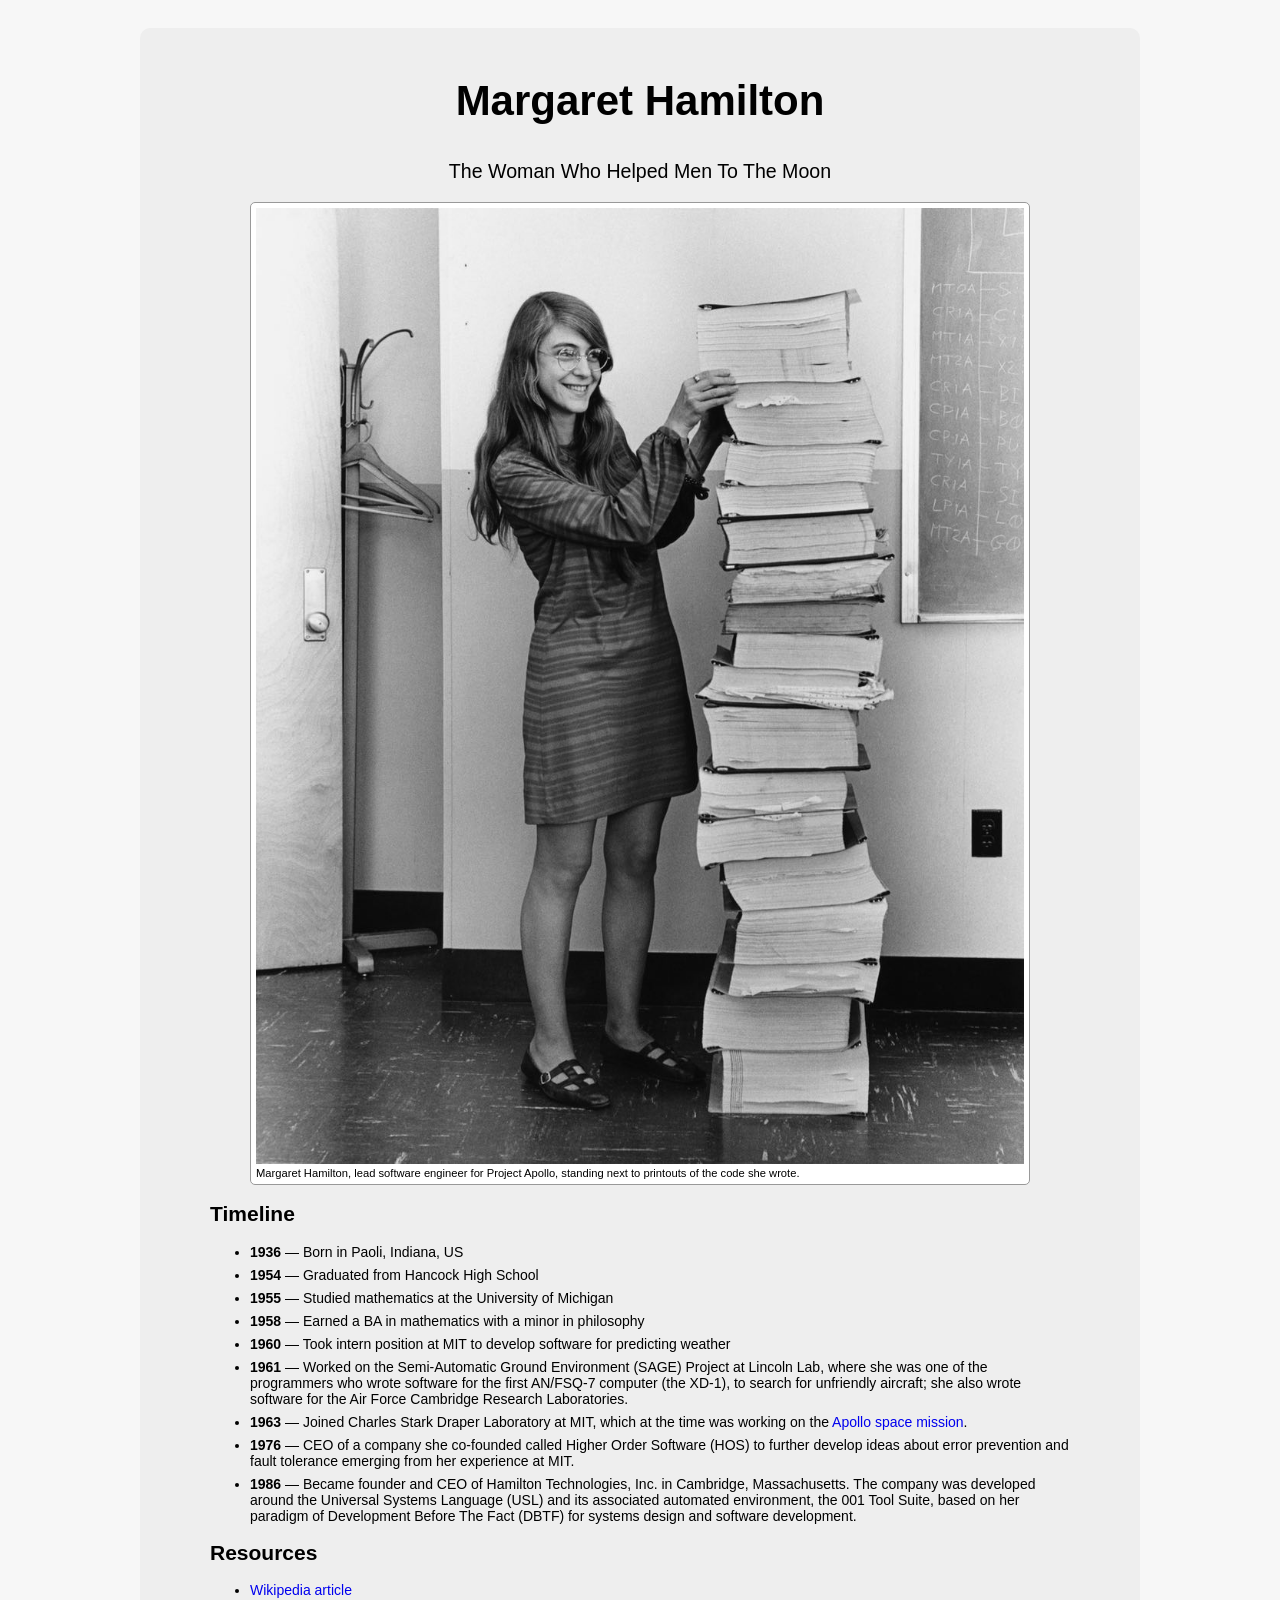
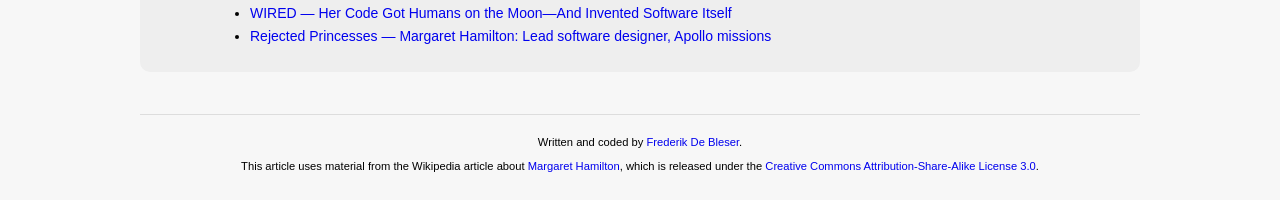
<file: tribute-page/index.html>
<!DOCTYPE html>
<html lang="en">
<head>
  <meta charset="UTF-8">
  <meta name="viewport" content="width=device-width, initial-scale=1.0">
  <title>Margaret Hamilton</title>
  <link rel="stylesheet" href="css/style.css">
</head>
<body>
    <div class="container">
        <article>
            <h1>Margaret Hamilton</h1>

            <p class="lead">The Woman Who Helped Men To The Moon</p>

            <figure>
                <img src="img/hamilton.jpg" alt="Margaret Hamilton, lead software engineer, Project Apollo">
                <figcaption>
                    Margaret Hamilton, lead software engineer for Project Apollo, standing next to printouts of the code she wrote.
                </figcaption>
            </figure>



            <h2>Timeline</h2>
            <ul class="timeline">
                <li><strong>1936</strong> — Born in Paoli, Indiana, US</li>
                <li><strong>1954</strong> — Graduated from Hancock High School</li>
                <li><strong>1955</strong> — Studied mathematics at the University of Michigan</li>
                <li><strong>1958</strong> — Earned a BA in mathematics with a minor in philosophy</li>
                <li><strong>1960</strong> — Took intern position at MIT to develop software for predicting weather</li>
                <li><strong>1961</strong> — Worked on the Semi-Automatic Ground Environment (SAGE) Project at Lincoln Lab, where she was one of the programmers who wrote software for the first AN/FSQ-7 computer (the XD-1), to search for unfriendly aircraft; she also wrote software for the Air Force Cambridge Research Laboratories.</li>
                <li><strong>1963</strong> — Joined Charles Stark Draper Laboratory at MIT, which at the time was working on the <a href="https://en.wikipedia.org/wiki/Apollo_11">Apollo space mission</a>.</li>
                <li><strong>1976</strong> — CEO of a company she co-founded called Higher Order Software (HOS) to further develop ideas about error prevention and fault tolerance emerging from her experience at MIT.</li>
                <li><strong>1986</strong> — Became founder and CEO of Hamilton Technologies, Inc. in Cambridge, Massachusetts. The company was developed around the Universal Systems Language (USL) and its associated automated environment, the 001 Tool Suite, based on her paradigm of Development Before The Fact (DBTF) for systems design and software development.</li>
            </ul>

            <h2>Resources</h2>
            <ul class="resources">
                <li><a href="https://en.wikipedia.org/wiki/Margaret_Hamilton_(scientist)">Wikipedia article</a></li>
                <li><a href="https://www.wired.com/2015/10/margaret-hamilton-nasa-apollo/">WIRED — Her Code Got Humans on the Moon—And Invented Software Itself</a></li>
                <li><a href="https://www.rejectedprincesses.com/blog/modern-worthies/margaret-hamilton">Rejected Princesses — Margaret Hamilton: Lead software designer, Apollo missions</a></li>
            </ul>
        </article>
        <footer>
            <hr>
            <p>Written and coded by <a href="https://www.enigmeta.com/">Frederik De Bleser</a>.</p>
            <p>This article uses material from the Wikipedia article about <a href="https://en.wikipedia.org/wiki/Margaret_Hamilton_(scientist)">Margaret Hamilton</a>, which is released under the <a href="https://creativecommons.org/licenses/by-sa/3.0/">Creative Commons Attribution-Share-Alike License 3.0</a>.</p>
        </footer>
    </div>
</body>
</html>
</file>
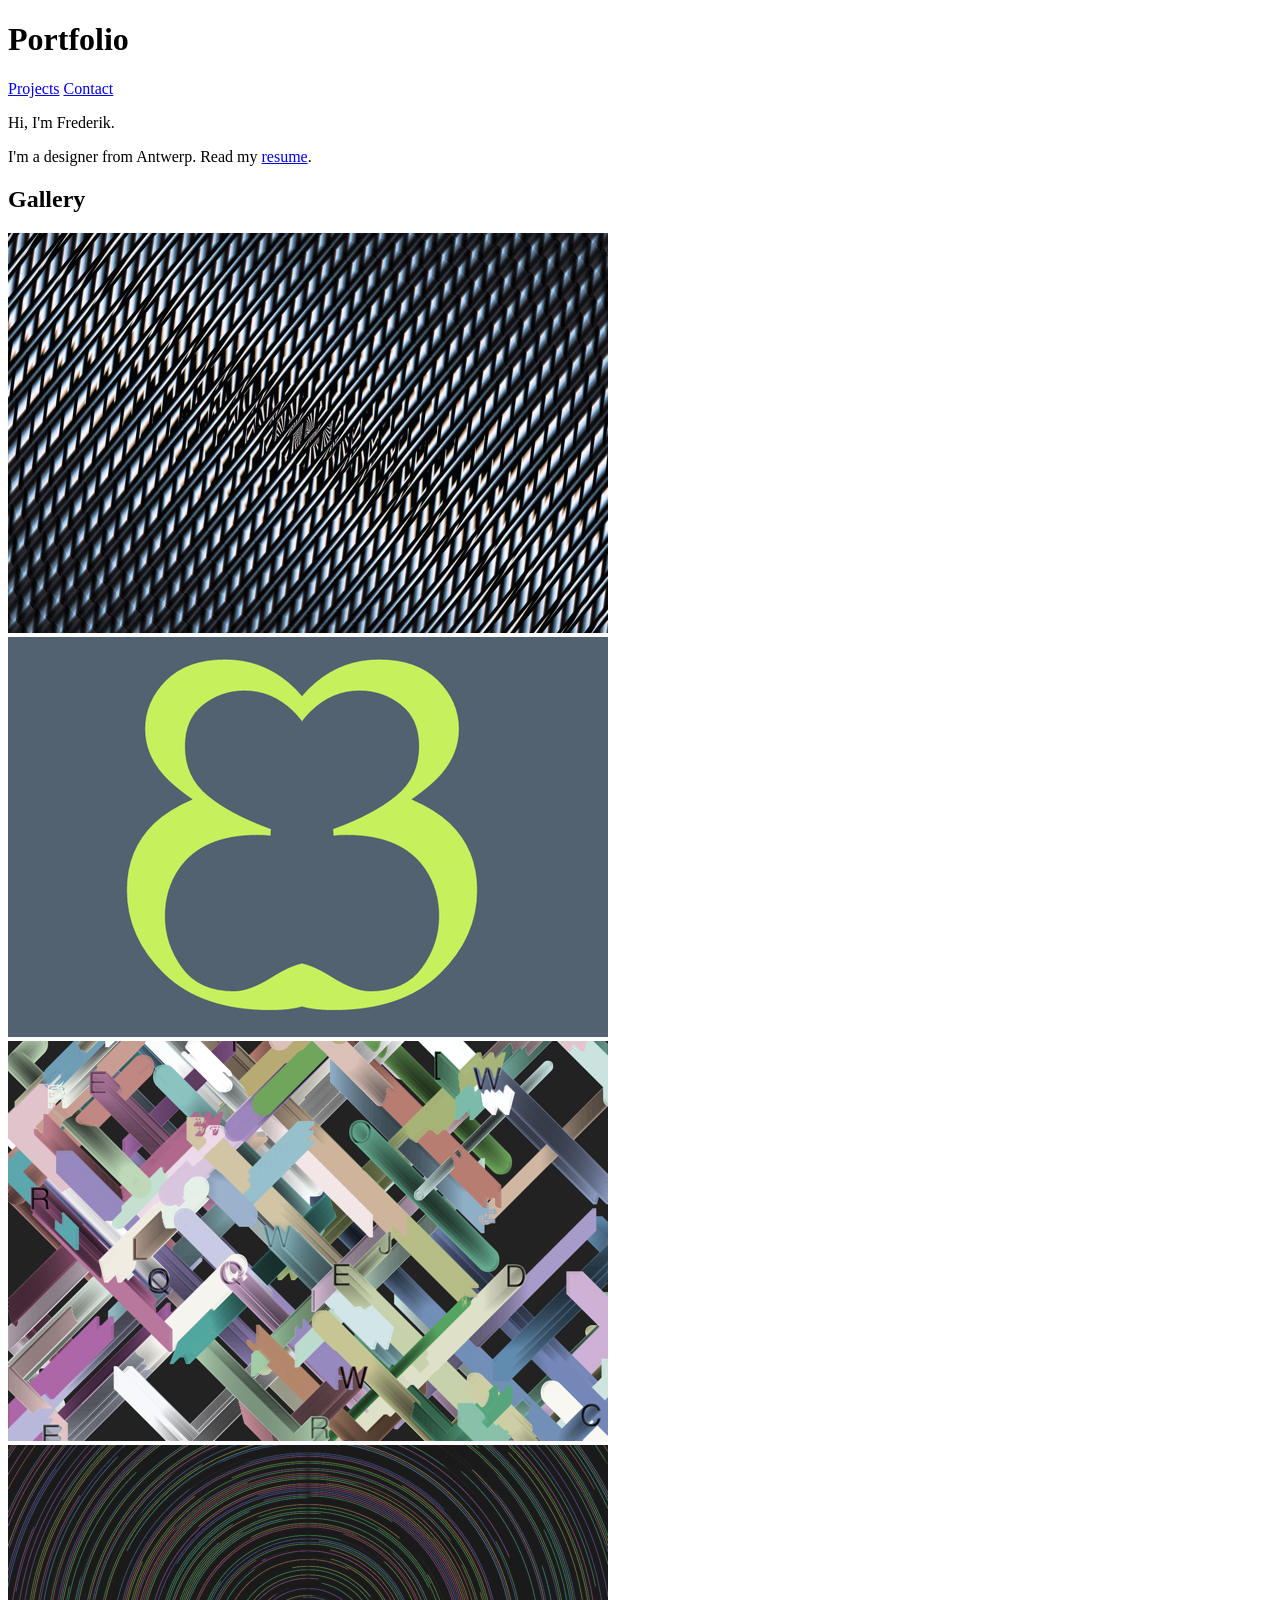
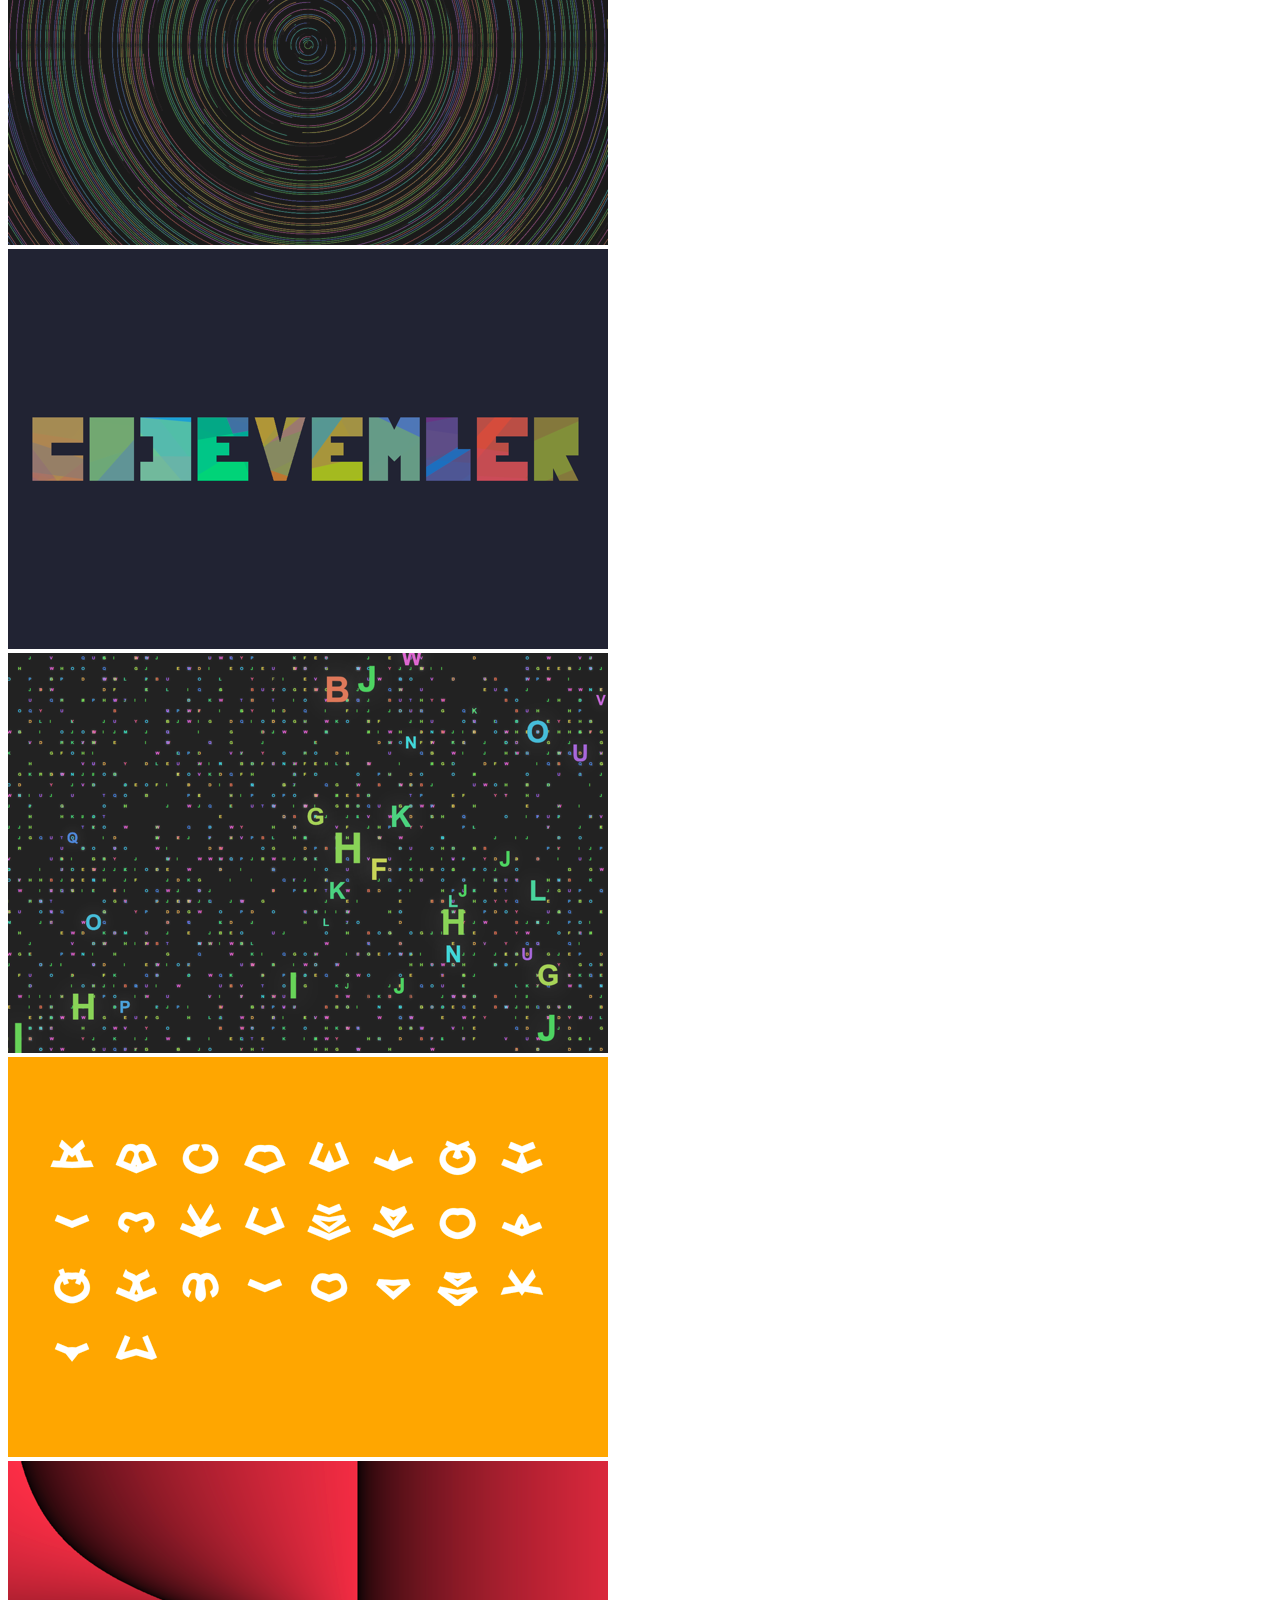
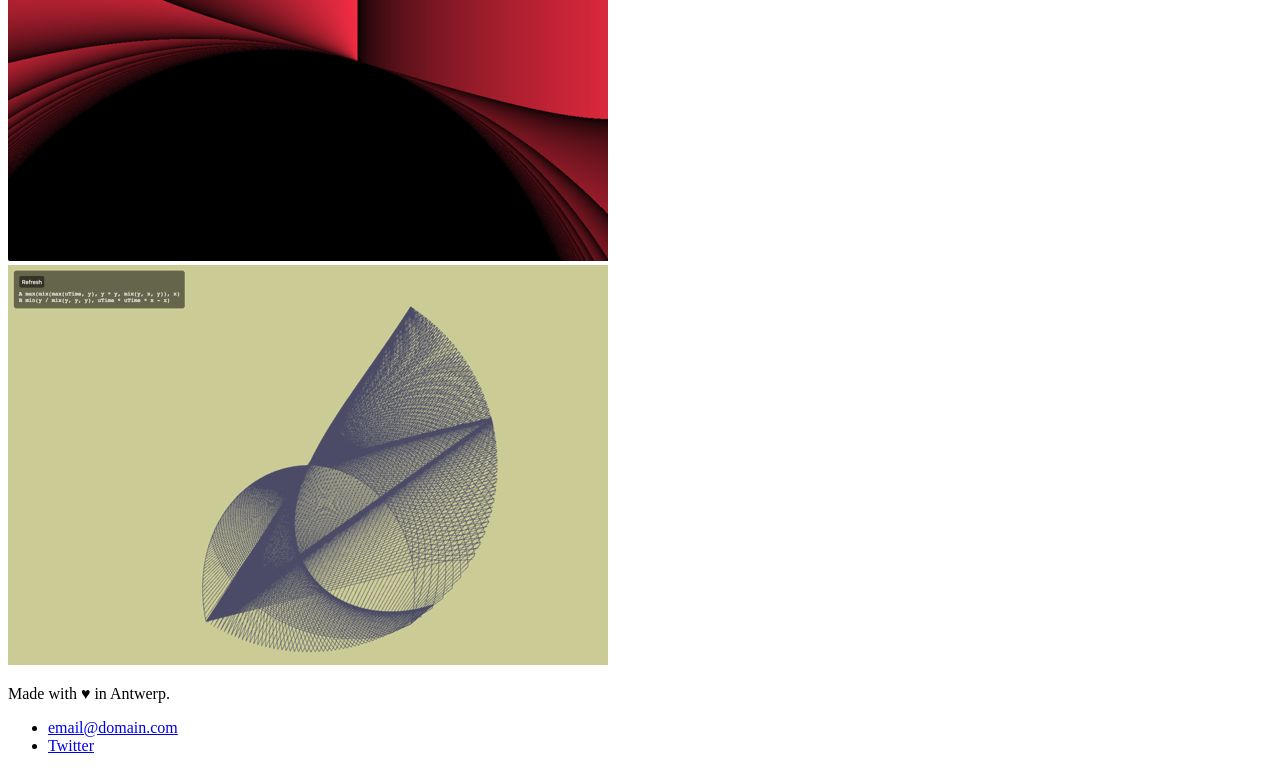
<file: portfolio/02-html-end/index.html>
<!DOCTYPE html>
<html lang="en">

<head>
    <meta charset="UTF-8">
    <meta name="viewport" content="width=device-width, initial-scale=1.0">
    <title>Portfolio</title>
</head>

<body>
    <header>
        <h1>Portfolio</h1>
        <nav>
            <a href="/projects">Projects</a>
            <a href="/contact">Contact</a>
        </nav>
    </header>

    <section class="intro">
        <p class="big">Hi, I'm Frederik.</p>
        <p>I'm a designer from Antwerp. Read my
            <a href="#">resume</a>.</p>
    </section>


    <section class="gallery">
        <h2>Gallery</h2>
        <div class="gallery-wrap">
            <div class="item">
                <a href="#">
                    <img src="img/thumb-01.png" alt="">
                </a>
            </div>
            <div class="item">
                <a href="#">
                    <img src="img/thumb-02.png" alt="">
                </a>
            </div>
            <div class="item">
                <a href="#">
                    <img src="img/thumb-03.png" alt="">
                </a>
            </div>
            <div class="item">
                <a href="#">
                    <img src="img/thumb-04.png" alt="">
                </a>
            </div>
            <div class="item">
                <a href="#">
                    <img src="img/thumb-05.png" alt="">
                </a>
            </div>
            <div class="item">
                <a href="#">
                    <img src="img/thumb-06.png" alt="">
                </a>
            </div>
            <div class="item">
                <a href="#">
                    <img src="img/thumb-07.png" alt="">
                </a>
            </div>
            <div class="item">
                <a href="#">
                    <img src="img/thumb-08.png" alt="">
                </a>
            </div>
            <div class="item">
                <a href="#">
                    <img src="img/thumb-09.png" alt="">
                </a>
            </div>

        </div>


    </section>

    <footer>
        <p>Made with ♥ in Antwerp.</p>
        <ul class="links">
            <li>
                <a href="mailto:email@domain.com">email@domain.com</a>
            </li>
            <li>
                <a href="https://twitter.com/enigmeta">Twitter</a>
            </li>
        </ul>
    </footer>


</body>

</html>
</file>
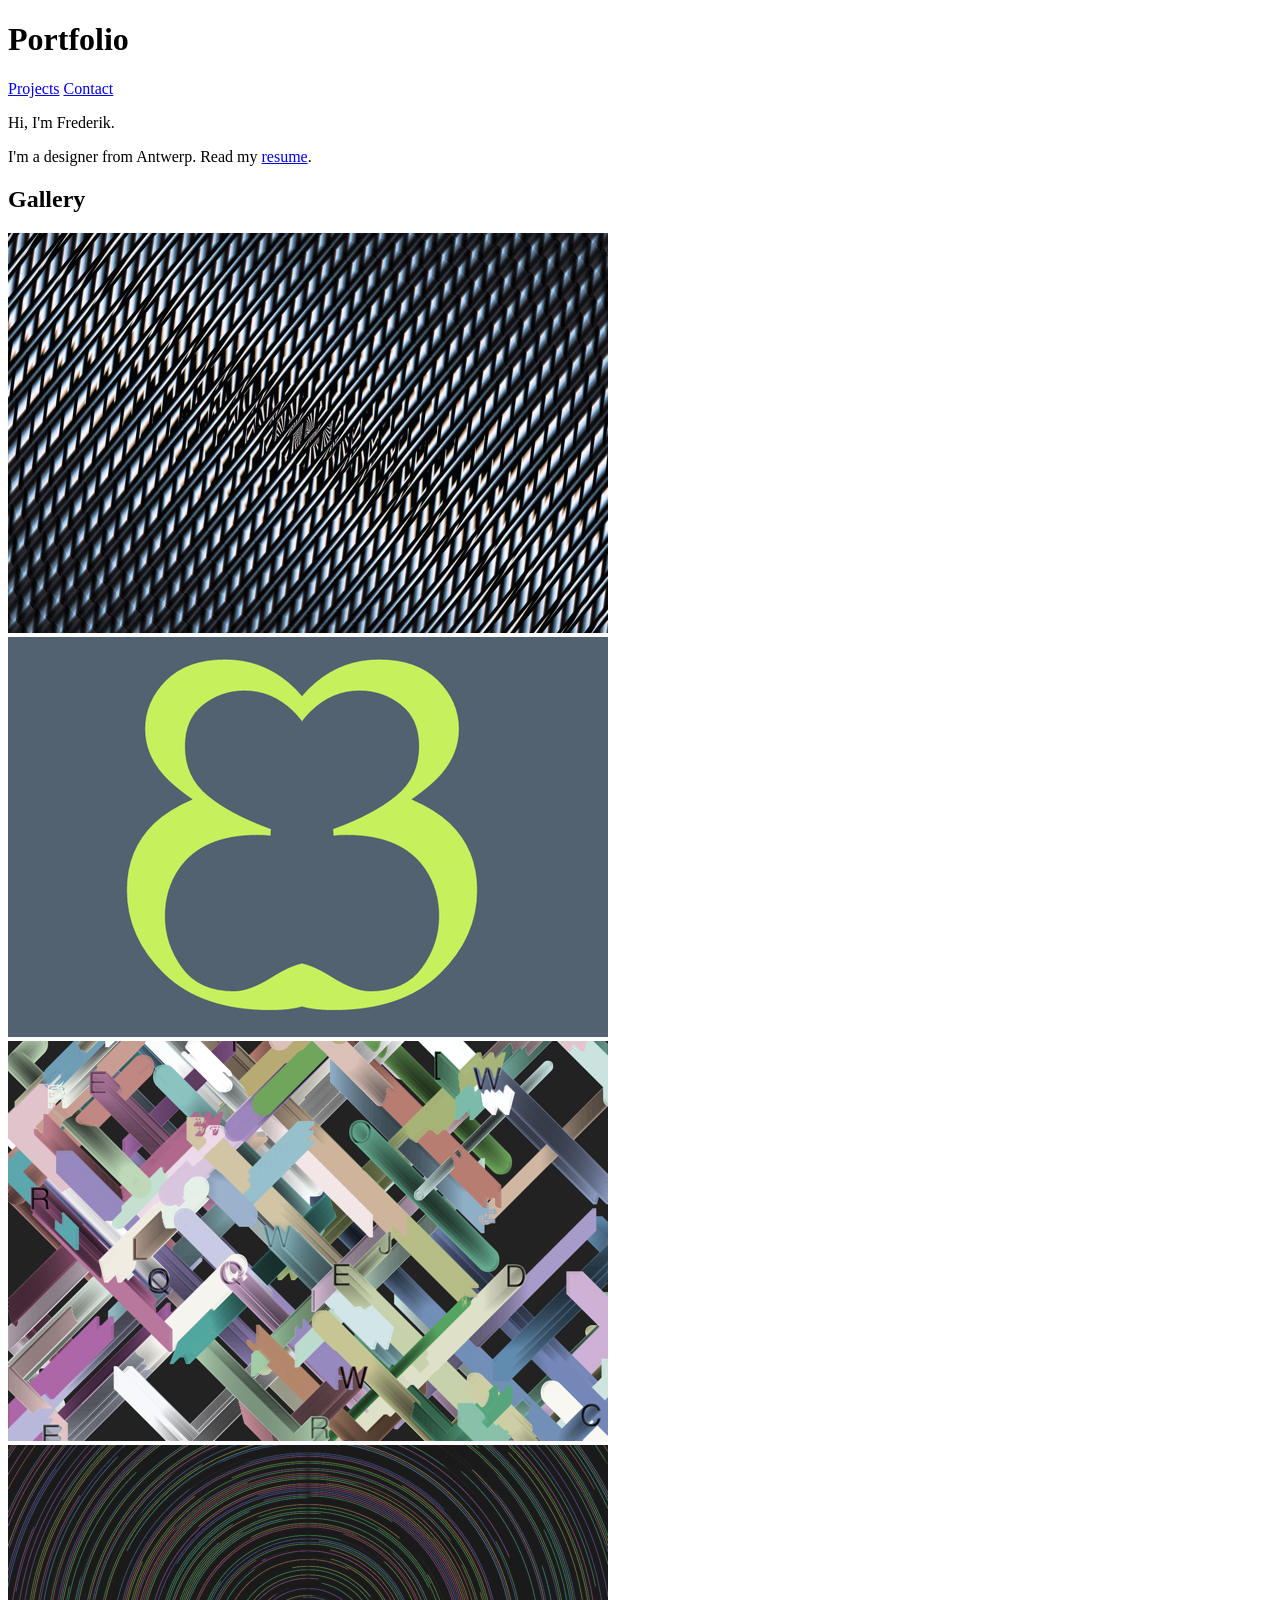
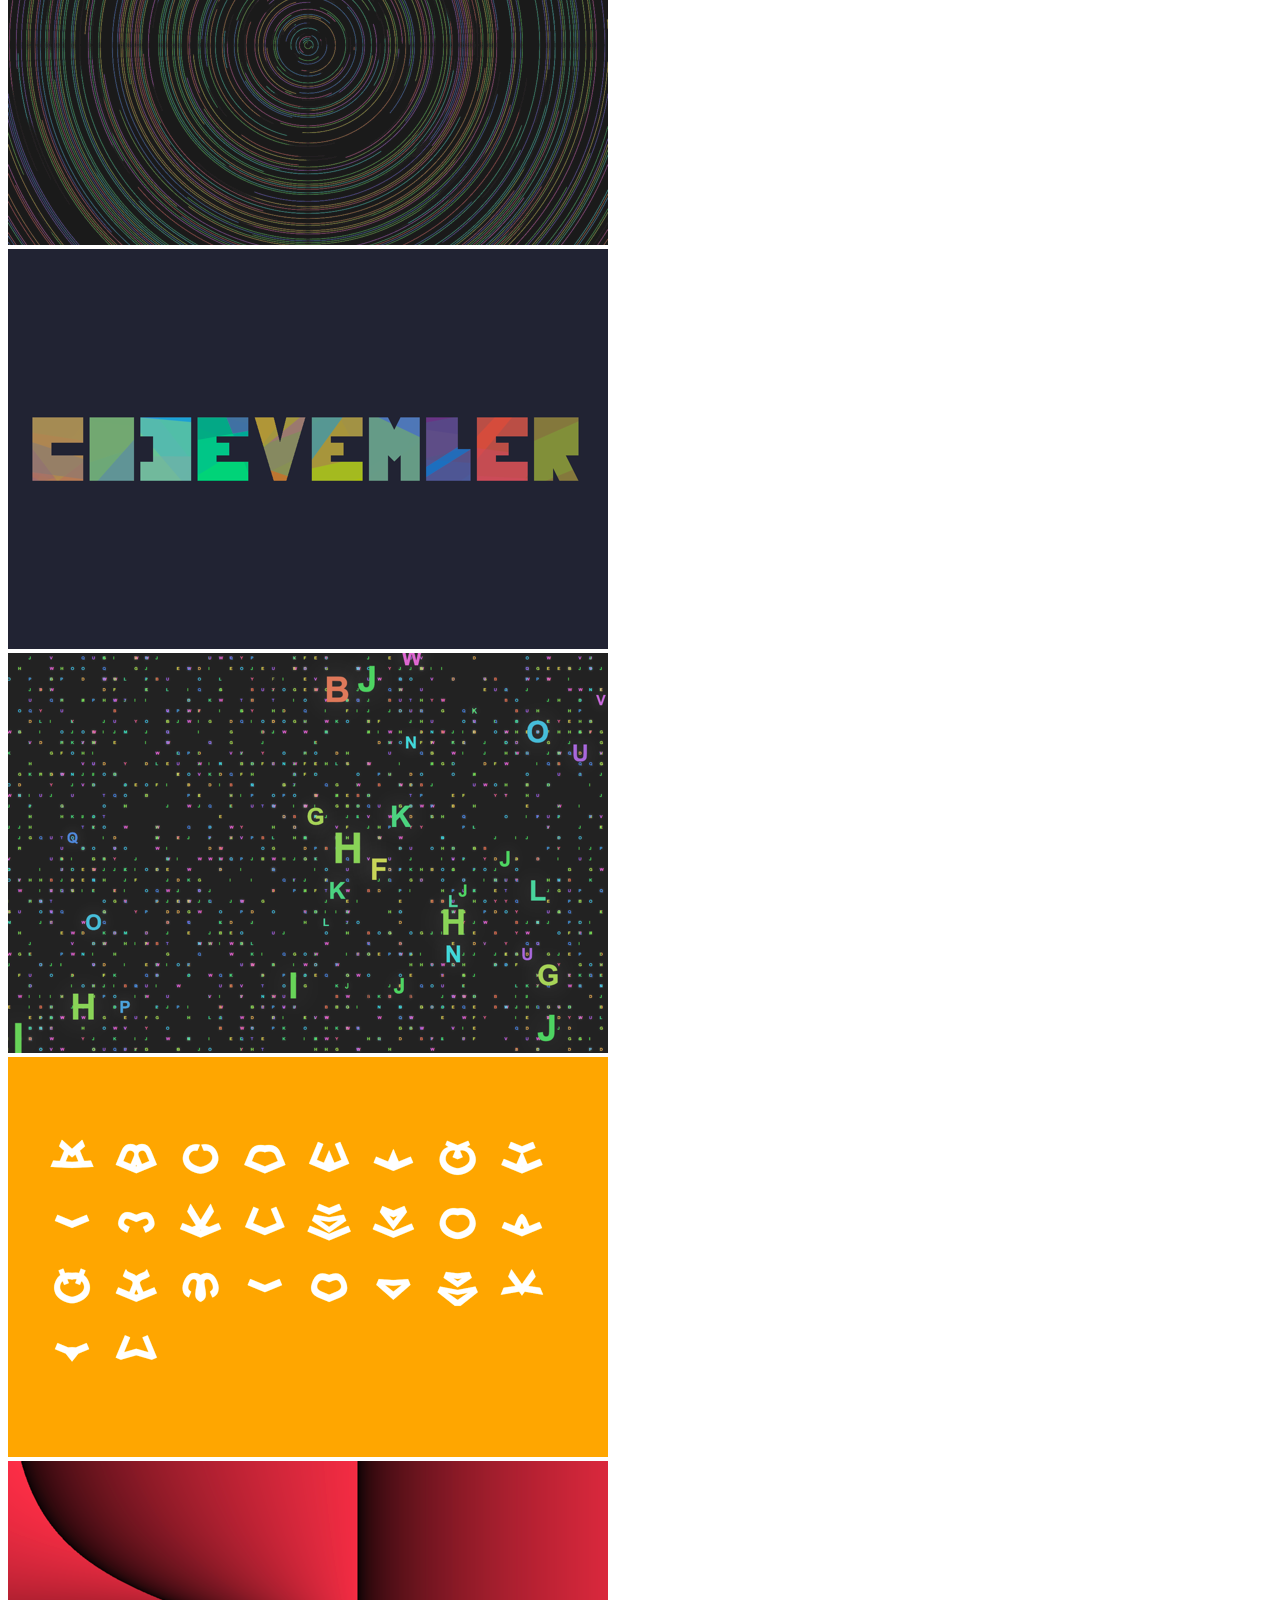
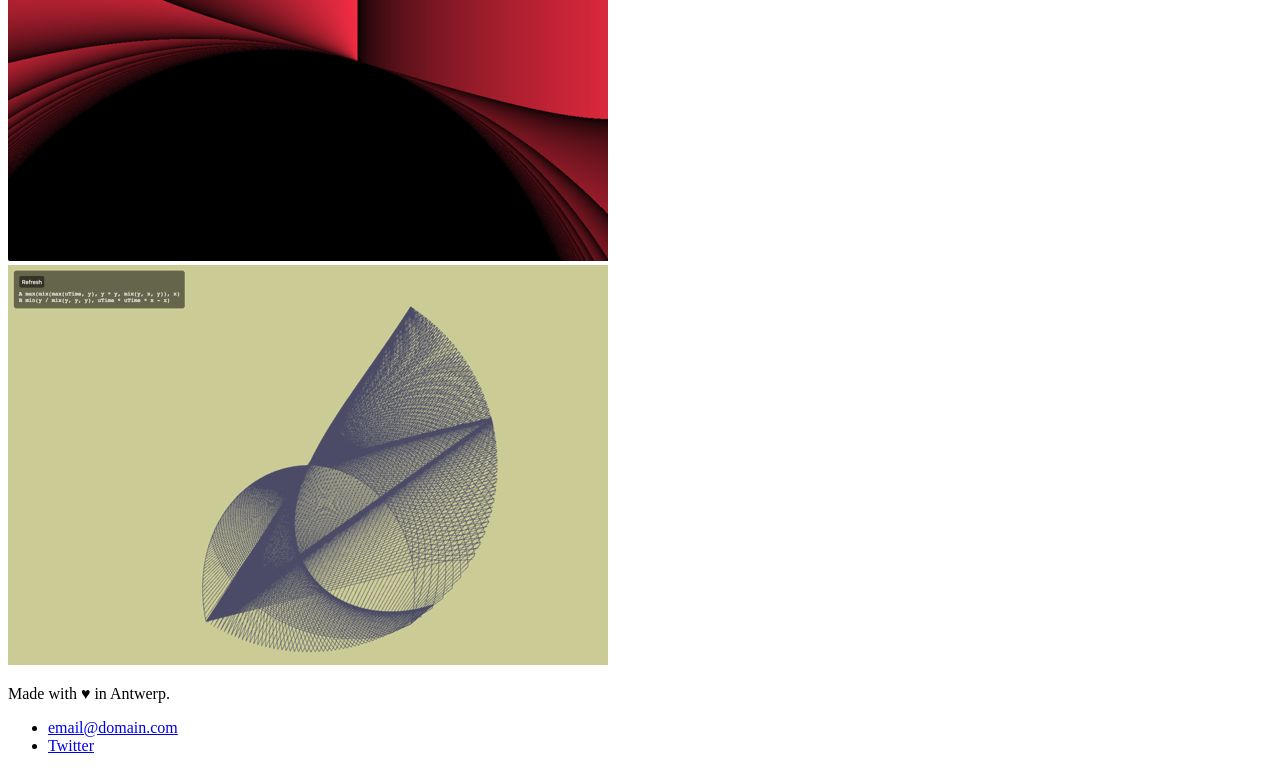
<file: portfolio/03-css-begin/index.html>
<!DOCTYPE html>
<html lang="en">

<head>
    <meta charset="UTF-8">
    <meta name="viewport" content="width=device-width, initial-scale=1.0">
    <link href="https://fonts.googleapis.com/css?family=IBM+Plex+Sans:300,400,700" rel="stylesheet">
    <link rel="stylesheet" href="css/style.css">
    <title>Portfolio</title>
</head>

<body>
    <header>
        <h1>Portfolio</h1>
        <nav>
            <a href="/projects">Projects</a>
            <a href="/contact">Contact</a>
        </nav>
    </header>

    <section class="intro">
        <p class="big">Hi, I'm Frederik.</p>
        <p>I'm a designer from Antwerp. Read my
            <a href="#">resume</a>.</p>
    </section>


    <section class="gallery">
        <h2>Gallery</h2>
        <div class="gallery-wrap">
            <div class="item">
                <a href="#">
                    <img src="img/thumb-01.png" alt="">
                </a>
            </div>
            <div class="item">
                <a href="#">
                    <img src="img/thumb-02.png" alt="">
                </a>
            </div>
            <div class="item">
                <a href="#">
                    <img src="img/thumb-03.png" alt="">
                </a>
            </div>
            <div class="item">
                <a href="#">
                    <img src="img/thumb-04.png" alt="">
                </a>
            </div>
            <div class="item">
                <a href="#">
                    <img src="img/thumb-05.png" alt="">
                </a>
            </div>
            <div class="item">
                <a href="#">
                    <img src="img/thumb-06.png" alt="">
                </a>
            </div>
            <div class="item">
                <a href="#">
                    <img src="img/thumb-07.png" alt="">
                </a>
            </div>
            <div class="item">
                <a href="#">
                    <img src="img/thumb-08.png" alt="">
                </a>
            </div>
            <div class="item">
                <a href="#">
                    <img src="img/thumb-09.png" alt="">
                </a>
            </div>

        </div>


    </section>

    <footer>
        <p>Made with ♥ in Antwerp.</p>
        <ul class="links">
            <li>
                <a href="mailto:email@domain.com">email@domain.com</a>
            </li>
            <li>
                <a href="https://twitter.com/enigmeta">Twitter</a>
            </li>
        </ul>
    </footer>


</body>

</html>
</file>
<file: tribute-page/css/style.css>
* { box-sizing: border-box; }
img { max-width: 100%; }
html { font: 14px sans-serif;  }
body {  background: #f7f7f7; }
a { color: ##337ab7; text-decoration: none; }
.container { max-width: 1000px; margin: 0 auto; }
article { background: #eee; margin-top: 2rem; padding: 1rem 5rem; border-radius: 10px; }
figure { background: white; border: 1px solid #999; padding: 5px;  border-radius: 5px; }
figcaption { font-size: 0.8rem; }
h1 { text-align: center; font-size: 3rem; }
.lead { font-weight: 100; text-align: center; font-size: 1.4rem;  }
li { margin-bottom: 0.5rem; }
hr { border: none; border-top: 1px solid #ddd;  }
footer { margin-top: 3rem; text-align: center; margin-bottom: 2rem;  }
footer hr { margin-bottom: 1.5rem; }
footer p { font-size: 0.8rem;  }
</file>
<file: portfolio/03-css-begin/css/style.css>
/* CSS code goes here! */
</file>
